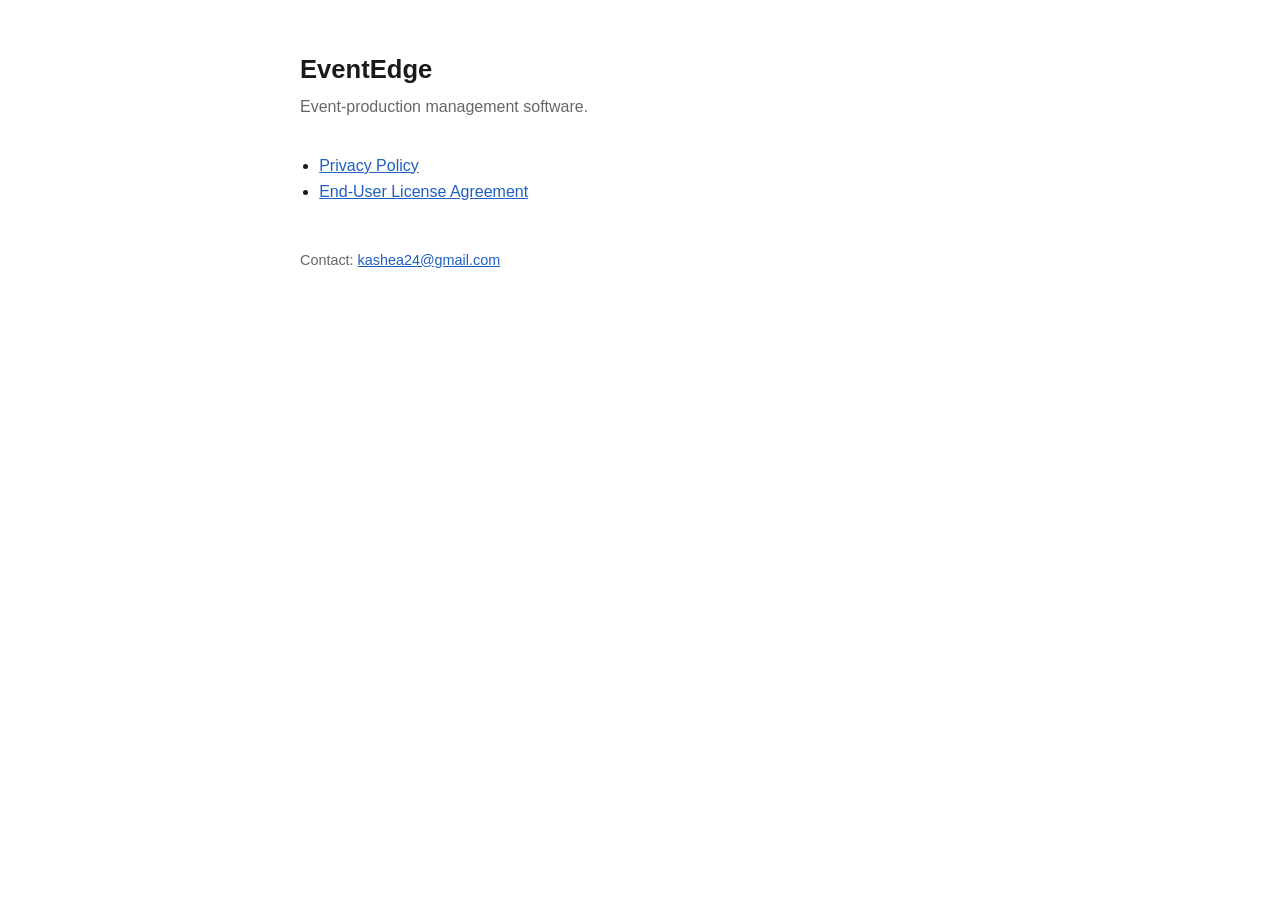
<file: index.html>
<!doctype html>
<html lang="en">
<head>
<meta charset="utf-8">
<meta name="viewport" content="width=device-width, initial-scale=1">
<title>EventEdge Legal</title>
<link rel="stylesheet" href="style.css">
</head>
<body>
<main>
<h1>EventEdge</h1>
<p class="meta">Event-production management software.</p>
<ul>
  <li><a href="privacy.html">Privacy Policy</a></li>
  <li><a href="eula.html">End-User License Agreement</a></li>
</ul>
<footer>Contact: <a href="mailto:kashea24@gmail.com">kashea24@gmail.com</a></footer>
</main>
</body>
</html>
</file>
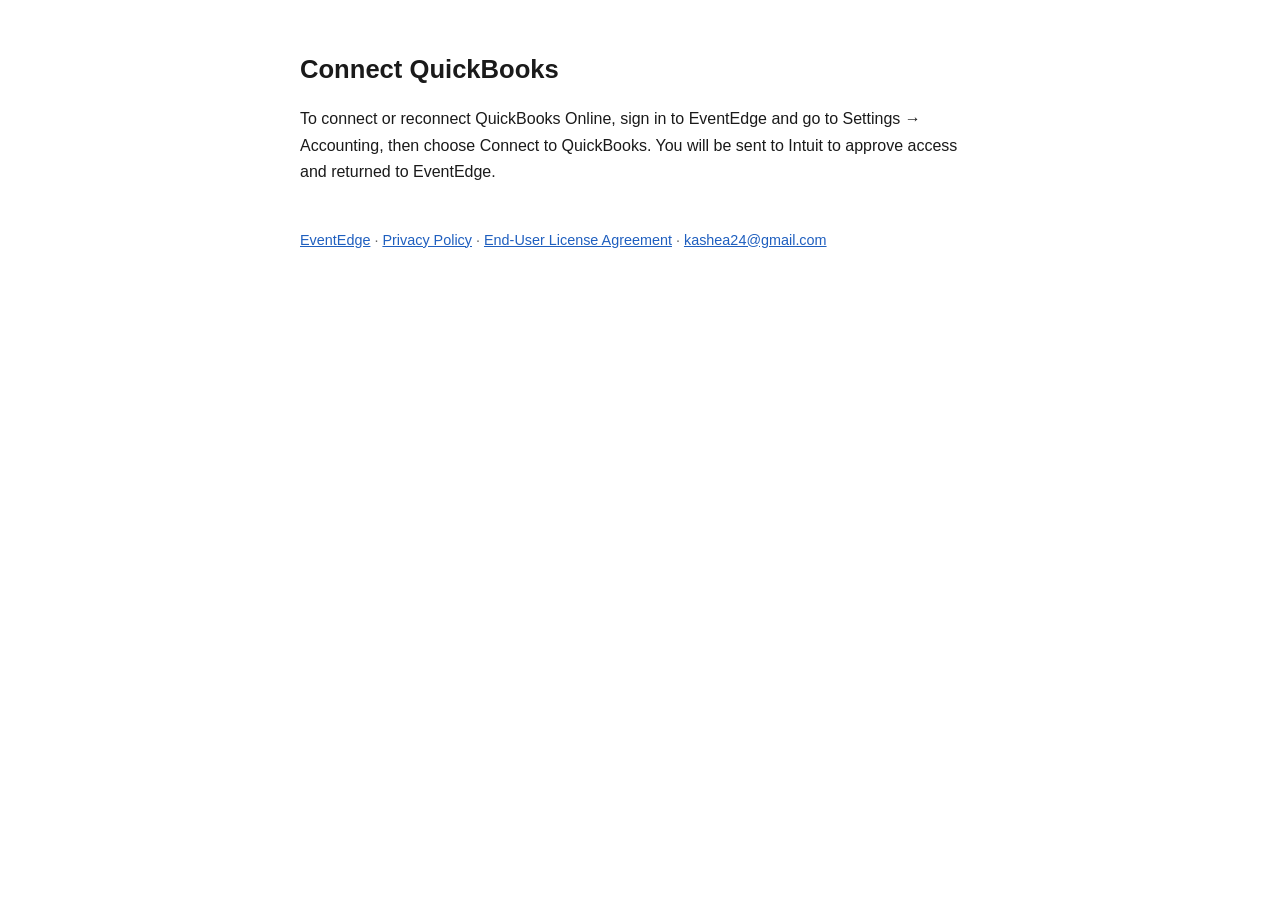
<file: connect.html>
<!doctype html>
<html lang="en">
<head>
<meta charset="utf-8">
<meta name="viewport" content="width=device-width, initial-scale=1">
<title>EventEdge · Connect QuickBooks</title>
<link rel="stylesheet" href="style.css">
</head>
<body>
<main>
<h1>Connect QuickBooks</h1>
<p>To connect or reconnect QuickBooks Online, sign in to EventEdge and go to Settings → Accounting, then choose Connect to QuickBooks. You will be sent to Intuit to approve access and returned to EventEdge.</p>
<footer><a href="index.html">EventEdge</a> · <a href="privacy.html">Privacy Policy</a> · <a href="eula.html">End-User License Agreement</a> · <a href="mailto:kashea24@gmail.com">kashea24@gmail.com</a></footer>
</main>
</body>
</html>
</file>
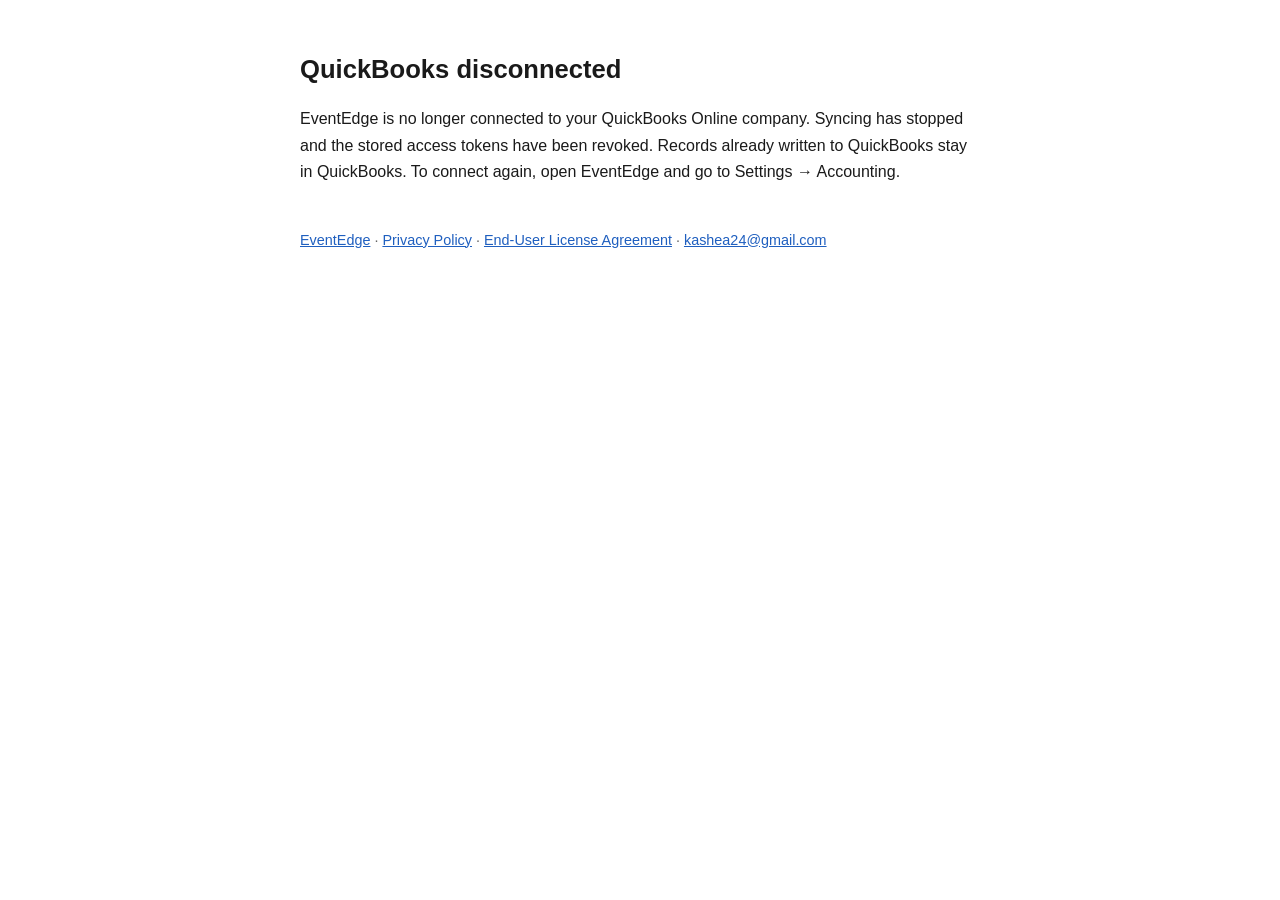
<file: disconnect.html>
<!doctype html>
<html lang="en">
<head>
<meta charset="utf-8">
<meta name="viewport" content="width=device-width, initial-scale=1">
<title>EventEdge · QuickBooks disconnected</title>
<link rel="stylesheet" href="style.css">
</head>
<body>
<main>
<h1>QuickBooks disconnected</h1>
<p>EventEdge is no longer connected to your QuickBooks Online company. Syncing has stopped and the stored access tokens have been revoked. Records already written to QuickBooks stay in QuickBooks. To connect again, open EventEdge and go to Settings → Accounting.</p>
<footer><a href="index.html">EventEdge</a> · <a href="privacy.html">Privacy Policy</a> · <a href="eula.html">End-User License Agreement</a> · <a href="mailto:kashea24@gmail.com">kashea24@gmail.com</a></footer>
</main>
</body>
</html>
</file>
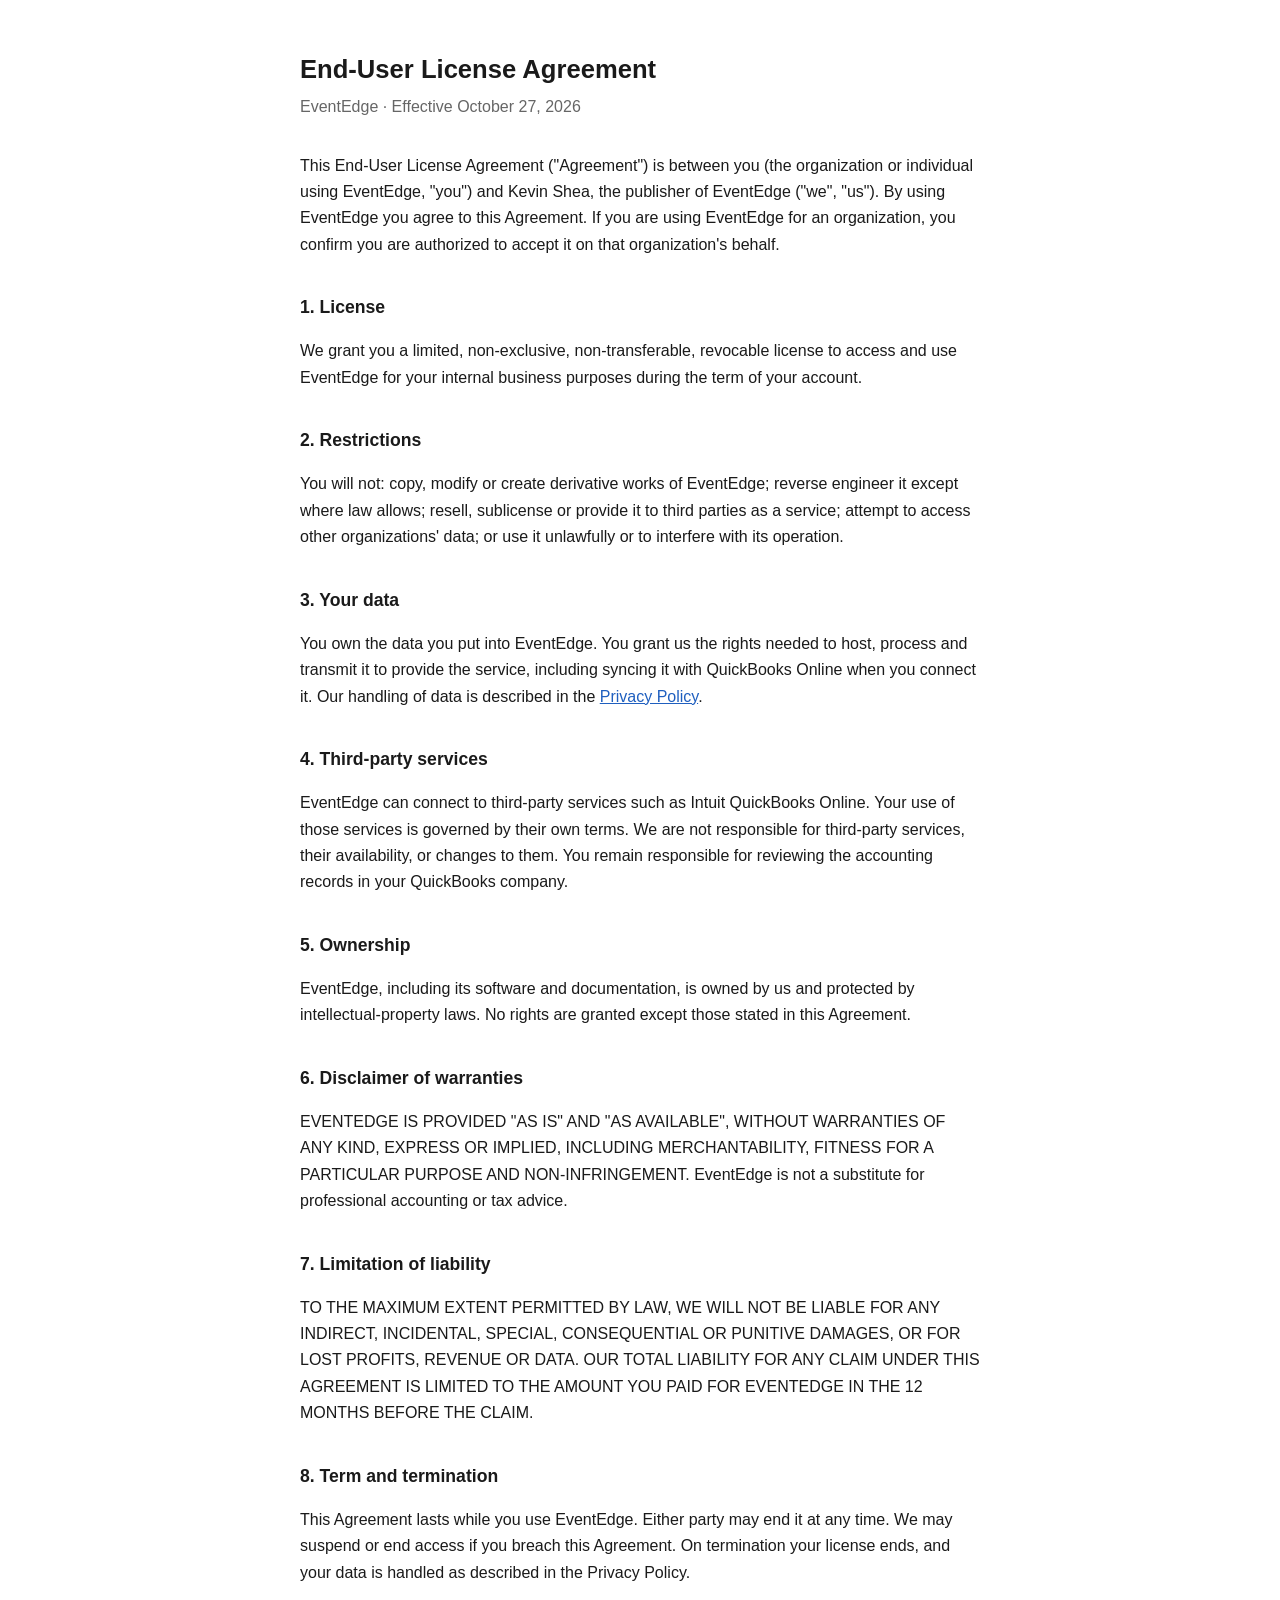
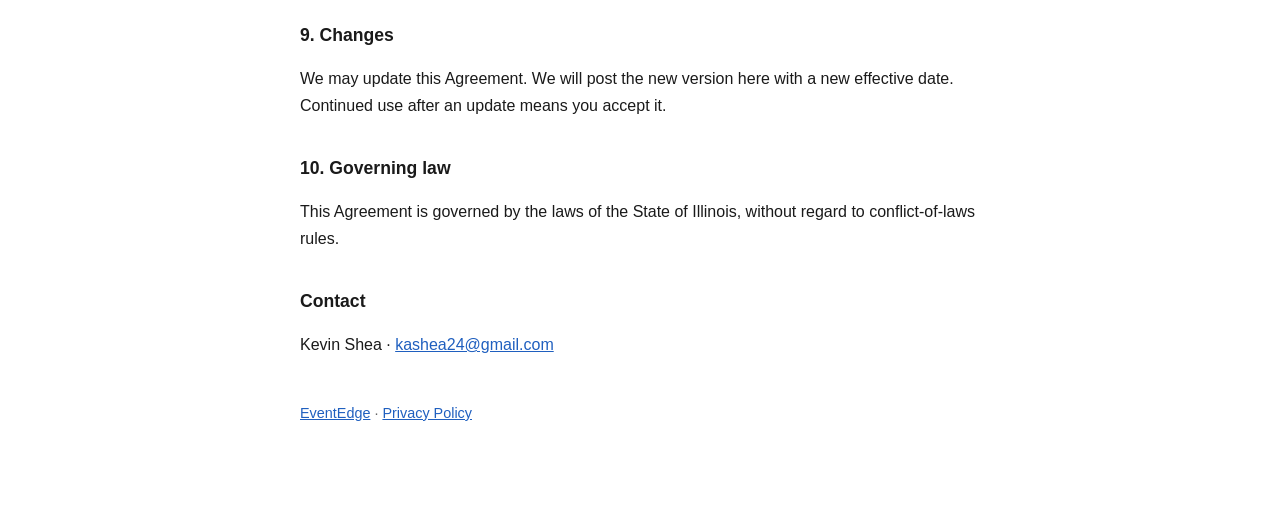
<file: eula.html>
<!doctype html>
<html lang="en">
<head>
<meta charset="utf-8">
<meta name="viewport" content="width=device-width, initial-scale=1">
<title>EventEdge License Agreement</title>
<link rel="stylesheet" href="style.css">
</head>
<body>
<main>
<h1>End-User License Agreement</h1>
<p class="meta">EventEdge · Effective October 27, 2026</p>

<p>This End-User License Agreement ("Agreement") is between you (the organization or individual using EventEdge, "you") and Kevin Shea, the publisher of EventEdge ("we", "us"). By using EventEdge you agree to this Agreement. If you are using EventEdge for an organization, you confirm you are authorized to accept it on that organization's behalf.</p>

<h2>1. License</h2>
<p>We grant you a limited, non-exclusive, non-transferable, revocable license to access and use EventEdge for your internal business purposes during the term of your account.</p>

<h2>2. Restrictions</h2>
<p>You will not: copy, modify or create derivative works of EventEdge; reverse engineer it except where law allows; resell, sublicense or provide it to third parties as a service; attempt to access other organizations' data; or use it unlawfully or to interfere with its operation.</p>

<h2>3. Your data</h2>
<p>You own the data you put into EventEdge. You grant us the rights needed to host, process and transmit it to provide the service, including syncing it with QuickBooks Online when you connect it. Our handling of data is described in the <a href="privacy.html">Privacy Policy</a>.</p>

<h2>4. Third-party services</h2>
<p>EventEdge can connect to third-party services such as Intuit QuickBooks Online. Your use of those services is governed by their own terms. We are not responsible for third-party services, their availability, or changes to them. You remain responsible for reviewing the accounting records in your QuickBooks company.</p>

<h2>5. Ownership</h2>
<p>EventEdge, including its software and documentation, is owned by us and protected by intellectual-property laws. No rights are granted except those stated in this Agreement.</p>

<h2>6. Disclaimer of warranties</h2>
<p>EVENTEDGE IS PROVIDED "AS IS" AND "AS AVAILABLE", WITHOUT WARRANTIES OF ANY KIND, EXPRESS OR IMPLIED, INCLUDING MERCHANTABILITY, FITNESS FOR A PARTICULAR PURPOSE AND NON-INFRINGEMENT. EventEdge is not a substitute for professional accounting or tax advice.</p>

<h2>7. Limitation of liability</h2>
<p>TO THE MAXIMUM EXTENT PERMITTED BY LAW, WE WILL NOT BE LIABLE FOR ANY INDIRECT, INCIDENTAL, SPECIAL, CONSEQUENTIAL OR PUNITIVE DAMAGES, OR FOR LOST PROFITS, REVENUE OR DATA. OUR TOTAL LIABILITY FOR ANY CLAIM UNDER THIS AGREEMENT IS LIMITED TO THE AMOUNT YOU PAID FOR EVENTEDGE IN THE 12 MONTHS BEFORE THE CLAIM.</p>

<h2>8. Term and termination</h2>
<p>This Agreement lasts while you use EventEdge. Either party may end it at any time. We may suspend or end access if you breach this Agreement. On termination your license ends, and your data is handled as described in the Privacy Policy.</p>

<h2>9. Changes</h2>
<p>We may update this Agreement. We will post the new version here with a new effective date. Continued use after an update means you accept it.</p>

<h2>10. Governing law</h2>
<p>This Agreement is governed by the laws of the State of Illinois, without regard to conflict-of-laws rules.</p>

<h2>Contact</h2>
<p>Kevin Shea · <a href="mailto:kashea24@gmail.com">kashea24@gmail.com</a></p>

<footer><a href="index.html">EventEdge</a> · <a href="privacy.html">Privacy Policy</a></footer>
</main>
</body>
</html>
</file>
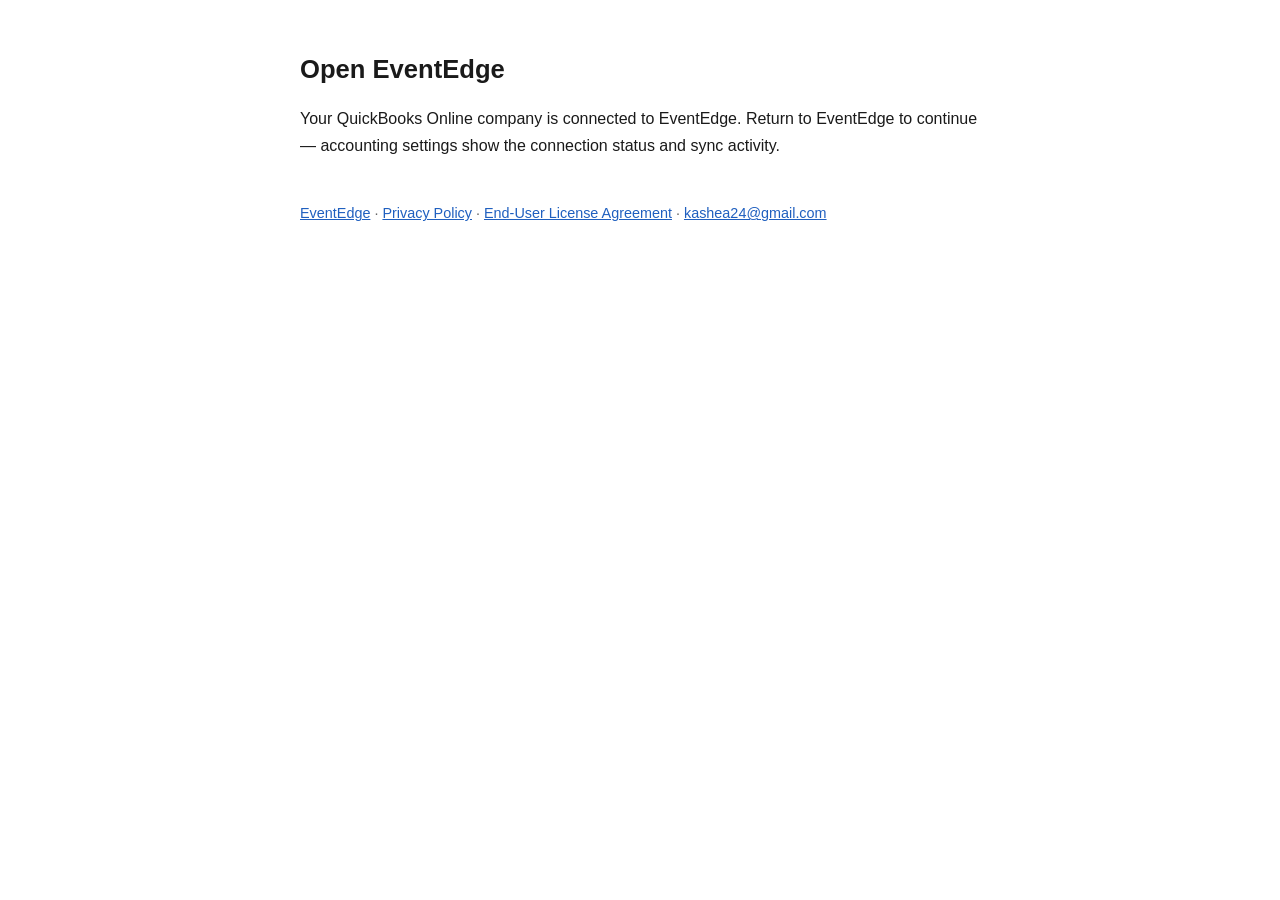
<file: launch.html>
<!doctype html>
<html lang="en">
<head>
<meta charset="utf-8">
<meta name="viewport" content="width=device-width, initial-scale=1">
<title>EventEdge · Open EventEdge</title>
<link rel="stylesheet" href="style.css">
</head>
<body>
<main>
<h1>Open EventEdge</h1>
<p>Your QuickBooks Online company is connected to EventEdge. Return to EventEdge to continue — accounting settings show the connection status and sync activity.</p>
<footer><a href="index.html">EventEdge</a> · <a href="privacy.html">Privacy Policy</a> · <a href="eula.html">End-User License Agreement</a> · <a href="mailto:kashea24@gmail.com">kashea24@gmail.com</a></footer>
</main>
</body>
</html>
</file>
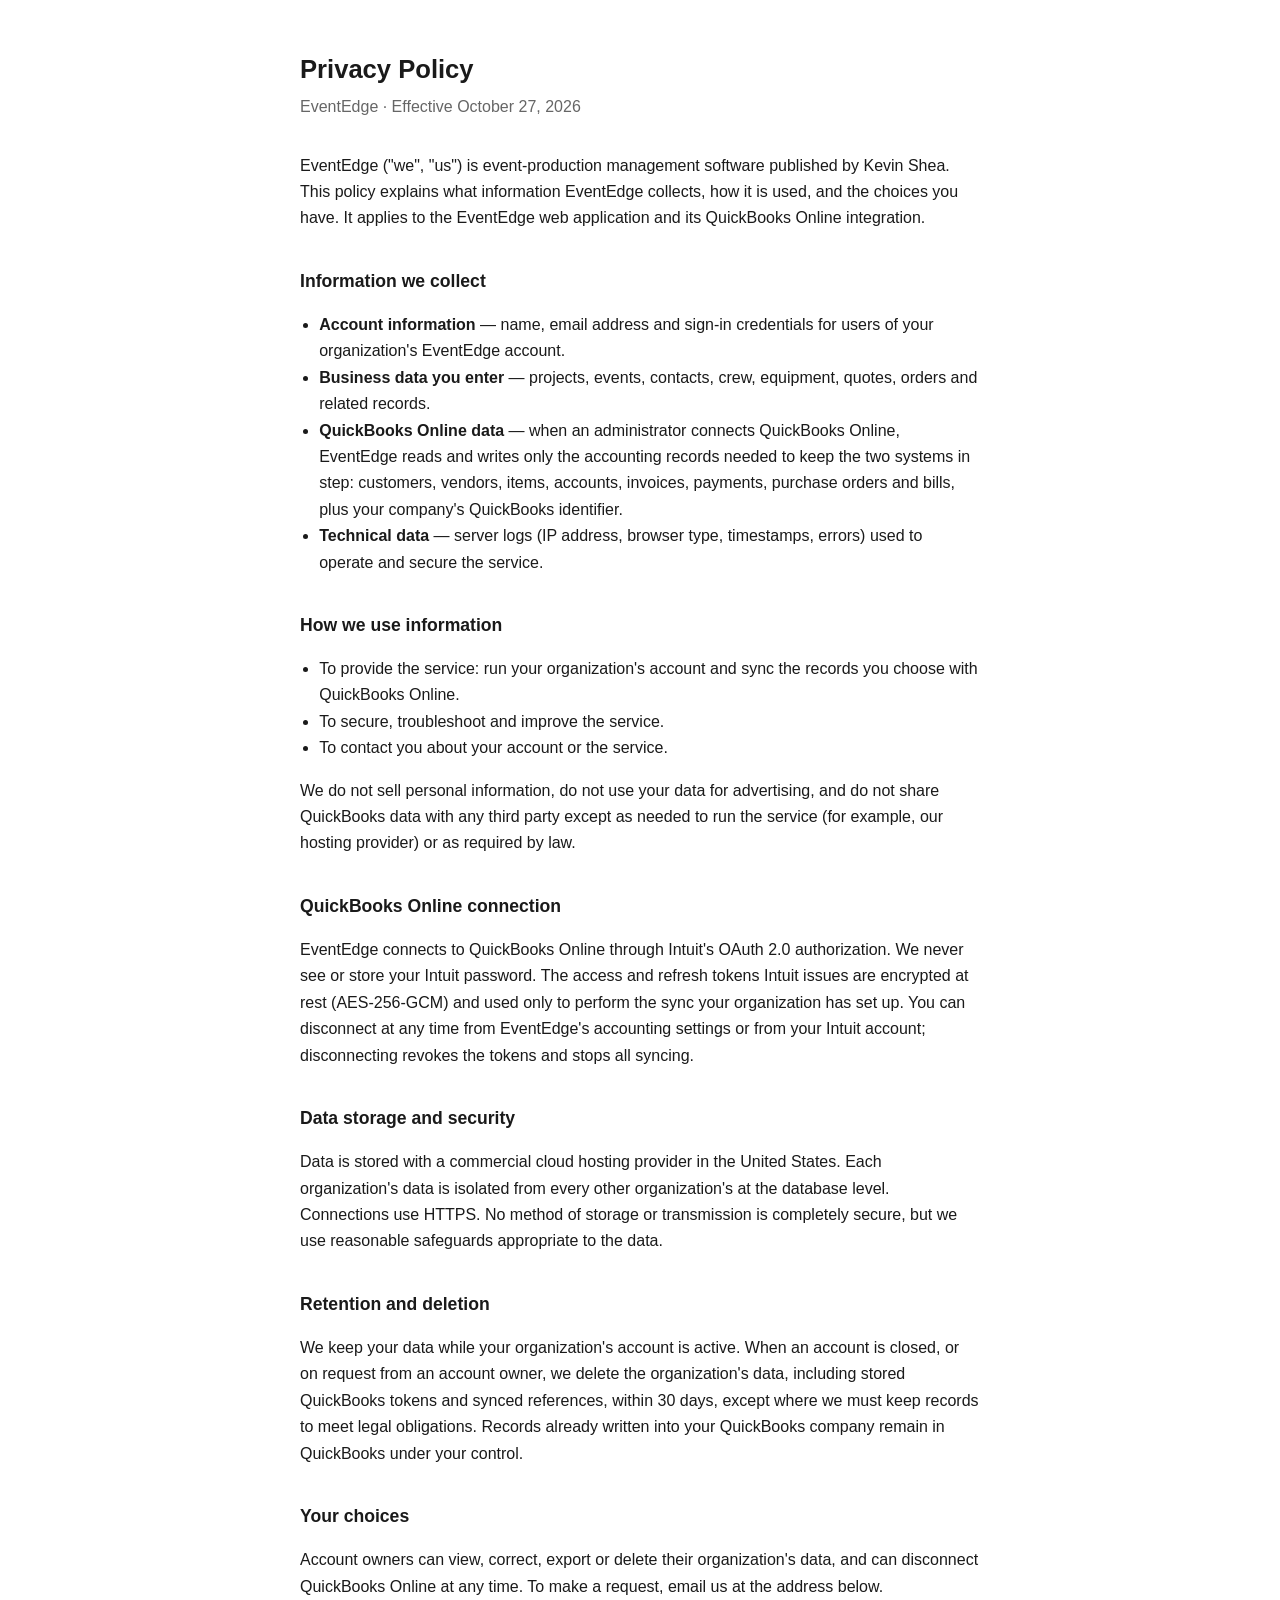
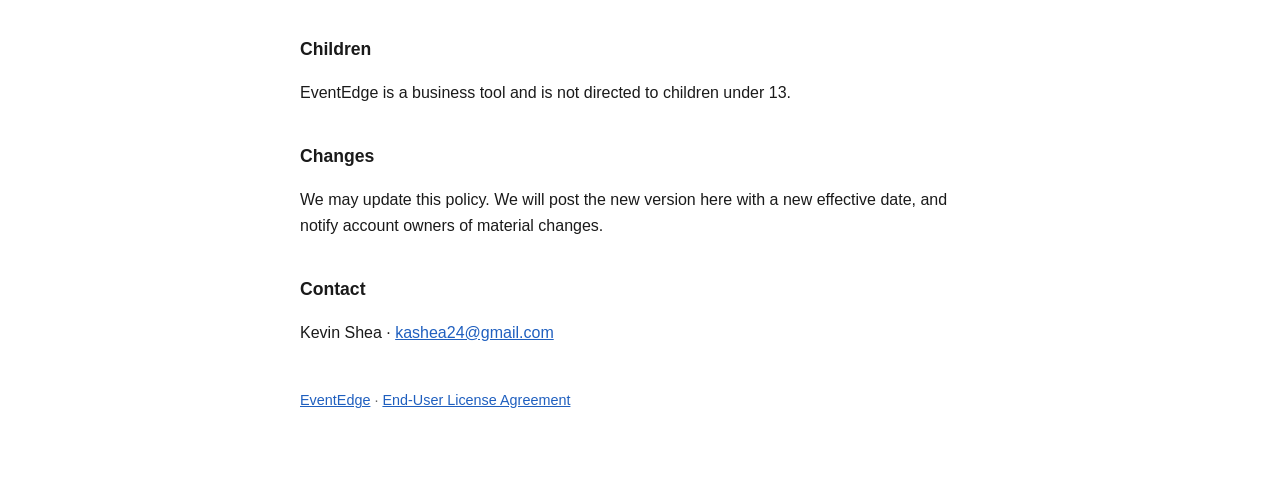
<file: privacy.html>
<!doctype html>
<html lang="en">
<head>
<meta charset="utf-8">
<meta name="viewport" content="width=device-width, initial-scale=1">
<title>EventEdge Privacy Policy</title>
<link rel="stylesheet" href="style.css">
</head>
<body>
<main>
<h1>Privacy Policy</h1>
<p class="meta">EventEdge · Effective October 27, 2026</p>

<p>EventEdge ("we", "us") is event-production management software published by Kevin Shea. This policy explains what information EventEdge collects, how it is used, and the choices you have. It applies to the EventEdge web application and its QuickBooks Online integration.</p>

<h2>Information we collect</h2>
<ul>
  <li><strong>Account information</strong> — name, email address and sign-in credentials for users of your organization's EventEdge account.</li>
  <li><strong>Business data you enter</strong> — projects, events, contacts, crew, equipment, quotes, orders and related records.</li>
  <li><strong>QuickBooks Online data</strong> — when an administrator connects QuickBooks Online, EventEdge reads and writes only the accounting records needed to keep the two systems in step: customers, vendors, items, accounts, invoices, payments, purchase orders and bills, plus your company's QuickBooks identifier.</li>
  <li><strong>Technical data</strong> — server logs (IP address, browser type, timestamps, errors) used to operate and secure the service.</li>
</ul>

<h2>How we use information</h2>
<ul>
  <li>To provide the service: run your organization's account and sync the records you choose with QuickBooks Online.</li>
  <li>To secure, troubleshoot and improve the service.</li>
  <li>To contact you about your account or the service.</li>
</ul>
<p>We do not sell personal information, do not use your data for advertising, and do not share QuickBooks data with any third party except as needed to run the service (for example, our hosting provider) or as required by law.</p>

<h2>QuickBooks Online connection</h2>
<p>EventEdge connects to QuickBooks Online through Intuit's OAuth 2.0 authorization. We never see or store your Intuit password. The access and refresh tokens Intuit issues are encrypted at rest (AES-256-GCM) and used only to perform the sync your organization has set up. You can disconnect at any time from EventEdge's accounting settings or from your Intuit account; disconnecting revokes the tokens and stops all syncing.</p>

<h2>Data storage and security</h2>
<p>Data is stored with a commercial cloud hosting provider in the United States. Each organization's data is isolated from every other organization's at the database level. Connections use HTTPS. No method of storage or transmission is completely secure, but we use reasonable safeguards appropriate to the data.</p>

<h2>Retention and deletion</h2>
<p>We keep your data while your organization's account is active. When an account is closed, or on request from an account owner, we delete the organization's data, including stored QuickBooks tokens and synced references, within 30 days, except where we must keep records to meet legal obligations. Records already written into your QuickBooks company remain in QuickBooks under your control.</p>

<h2>Your choices</h2>
<p>Account owners can view, correct, export or delete their organization's data, and can disconnect QuickBooks Online at any time. To make a request, email us at the address below.</p>

<h2>Children</h2>
<p>EventEdge is a business tool and is not directed to children under 13.</p>

<h2>Changes</h2>
<p>We may update this policy. We will post the new version here with a new effective date, and notify account owners of material changes.</p>

<h2>Contact</h2>
<p>Kevin Shea · <a href="mailto:kashea24@gmail.com">kashea24@gmail.com</a></p>

<footer><a href="index.html">EventEdge</a> · <a href="eula.html">End-User License Agreement</a></footer>
</main>
</body>
</html>
</file>
<file: style.css>
:root { --fg: #1a1a1a; --muted: #666; --bg: #fff; --link: #1f5fbf; }
@media (prefers-color-scheme: dark) { :root { --fg: #e8e8e8; --muted: #9a9a9a; --bg: #141414; --link: #7aa7ff; } }
body { margin: 0; background: var(--bg); color: var(--fg); font: 16px/1.65 -apple-system, BlinkMacSystemFont, "Segoe UI", Helvetica, Arial, sans-serif; }
main { max-width: 680px; margin: 0 auto; padding: 48px 16px 80px; }
h1 { font-size: 1.6rem; margin: 0 0 4px; }
h2 { font-size: 1.1rem; margin: 2em 0 0.4em; }
.meta { color: var(--muted); margin: 0 0 2em; }
a { color: var(--link); }
ul { padding-left: 1.2em; }
footer { margin-top: 3em; color: var(--muted); font-size: 0.9rem; }
</file>
